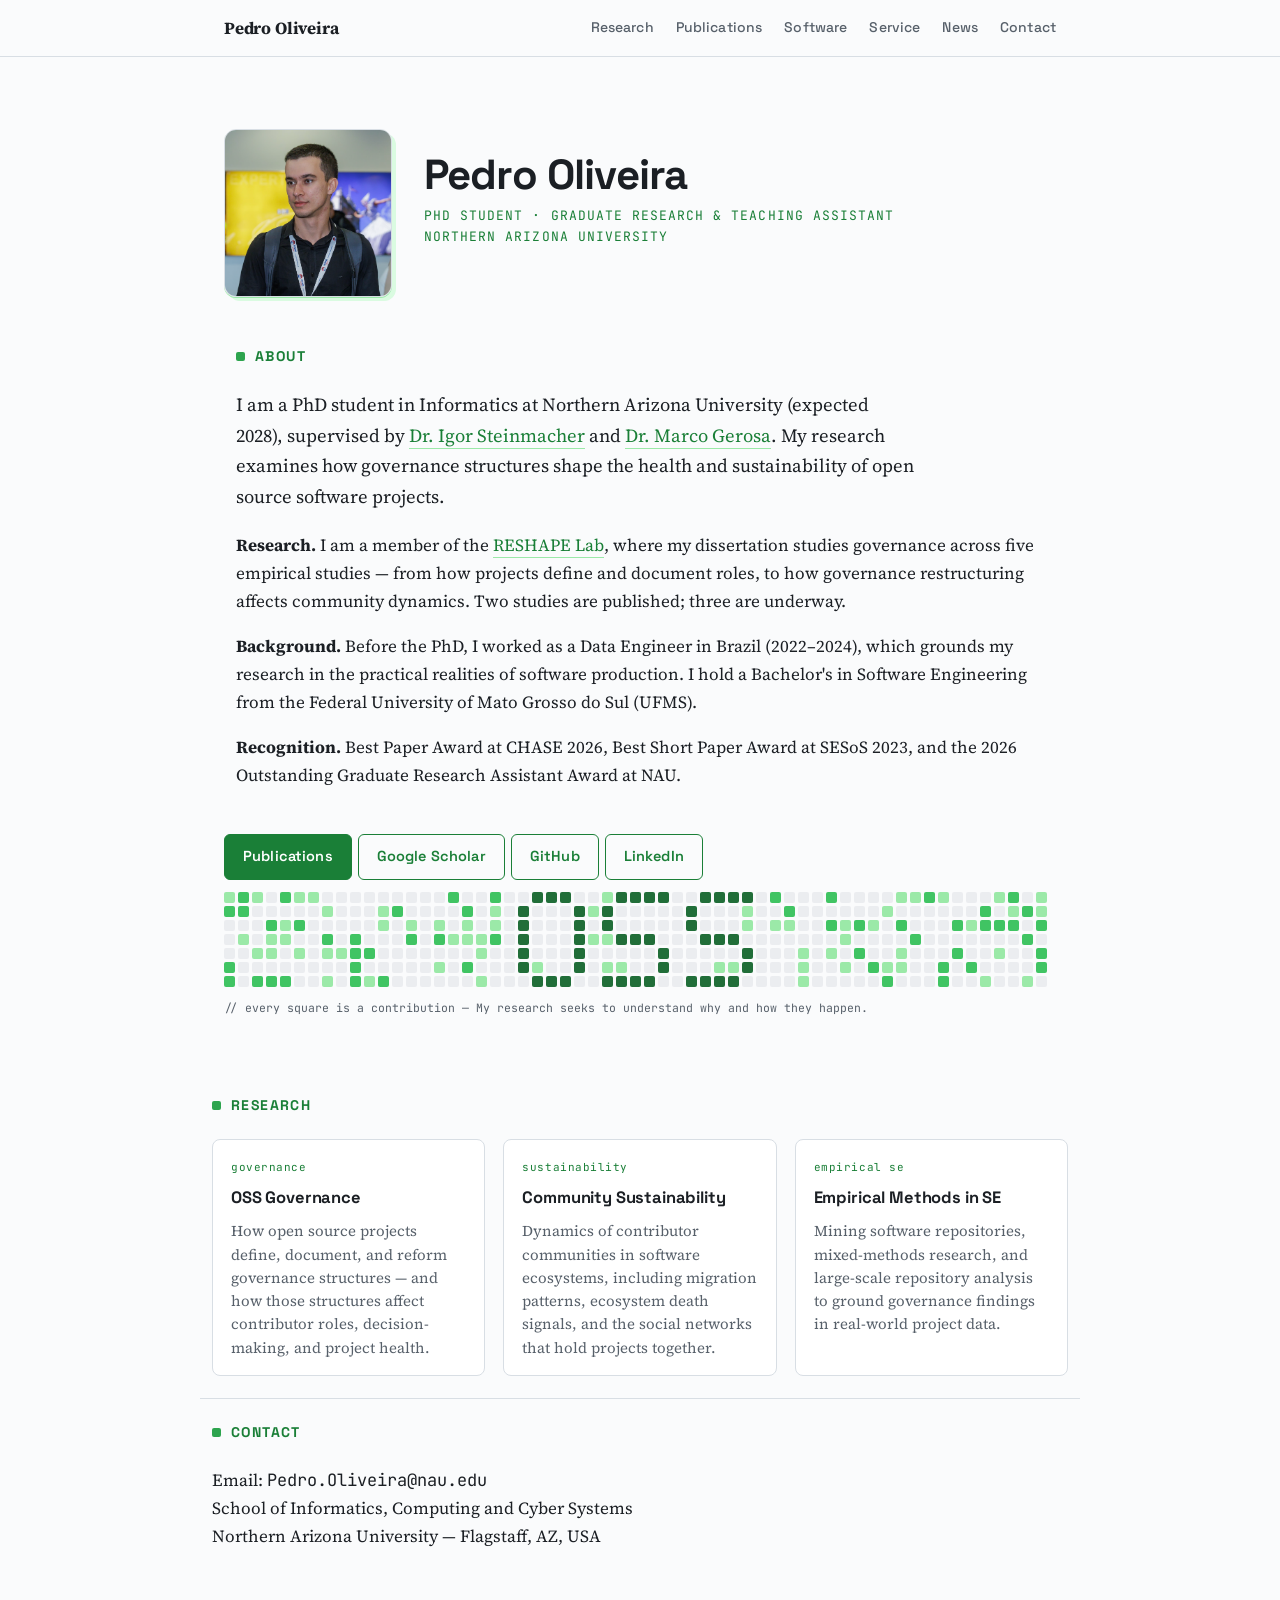
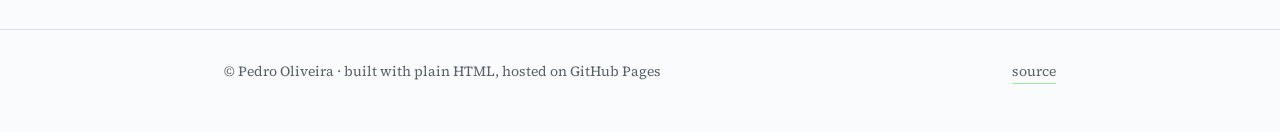
<file: index.html>
<!DOCTYPE html>
<html lang="en">
<head>
<meta charset="utf-8">
<meta name="viewport" content="width=device-width, initial-scale=1">
<title>Pedro Oliveira — Open Source Sustainability Research</title>
<meta name="description" content="Pedro Oliveira is a PhD student at Northern Arizona University researching open source software governance, community sustainability, and software ecosystems.">
<link rel="preconnect" href="https://fonts.googleapis.com">
<link rel="preconnect" href="https://fonts.gstatic.com" crossorigin>
<link href="https://fonts.googleapis.com/css2?family=Space+Grotesk:wght@500;700&family=Source+Serif+4:ital,wght@0,400;0,600;1,400&family=JetBrains+Mono:wght@400;600&display=swap" rel="stylesheet">
<link rel="stylesheet" href="style.css">
</head>
<body>

  <header class="site">
    <div class="row">
      <a class="brand" href="index.html">Pedro Oliveira</a>
      <nav>
        <a href="index.html#research">Research</a>
        <a href="publications.html">Publications</a>
        <a href="software.html">Software</a>
        <a href="service.html">Service</a>
        <a href="hobbies.html">News</a>
        <a href="index.html#contact">Contact</a>
      </nav>
    </div>
  </header>

<main>
  <div class="hero">
    <div class="hero-top">
      <img class="hero-photo" src="pedroOliveira.jpg" alt="Pedro Oliveira">
      <div class="hero-id">
        <h1 class="name">Pedro Oliveira</h1>
        <p class="role">PhD Student · Graduate Research &amp; Teaching Assistant<br>
        Northern Arizona University</p>
      </div>
    </div>

    <section id="about">
      <h2>About</h2>
      <p class="lead">
        I am a PhD student in Informatics at Northern Arizona University (expected 2028),
        supervised by <a href="https://igorsteinmacher.github.io" target="_blank" rel="noopener">Dr. Igor Steinmacher</a>
        and <a href="https://www.ime.usp.br/~gerosa/" target="_blank" rel="noopener">Dr. Marco Gerosa</a>.
        My research examines how governance structures shape the health and sustainability of open source software projects.
      </p>
      <p>
        <strong>Research.</strong> I am a member of the <a href="https://reshapelab.site" target="_blank" rel="noopener">RESHAPE Lab</a>,
        where my dissertation studies governance across five empirical studies — from how projects define and document roles,
        to how governance restructuring affects community dynamics. Two studies are published; three are underway.
      </p>
      <p>
        <strong>Background.</strong> Before the PhD, I worked as a Data Engineer in Brazil (2022–2024),
        which grounds my research in the practical realities of software production.
        I hold a Bachelor's in Software Engineering from the Federal University of Mato Grosso do Sul (UFMS).
      </p>
      <p>
        <strong>Recognition.</strong> Best Paper Award at CHASE 2026, Best Short Paper Award at SESoS 2023,
        and the 2026 Outstanding Graduate Research Assistant Award at NAU.
      </p>
    </section>

    <div class="btn-row">
      <a class="btn solid" href="publications.html">Publications</a>
      <a class="btn" href="https://scholar.google.com/citations?user=0yc1XC8AAAAJ&hl">Google Scholar</a>
      <a class="btn" href="https://github.com/pedrorodriguesarantes">GitHub</a>
      <a class="btn" href="https://www.linkedin.com/in/pedro-oliveira-3698141a3/">LinkedIn</a>
    </div>
    <div class="contrib" id="contrib" aria-hidden="true"></div>
    <p class="contrib-caption">// every square is a contribution — My research seeks to understand why and how they happen.</p>
  </div>

  <section id="research">
    <h2>Research</h2>
    <div class="themes">
      <div class="theme">
        <span class="tag">governance</span>
        <h3>OSS Governance</h3>
        <p>How open source projects define, document, and reform governance structures —
        and how those structures affect contributor roles, decision-making, and project health.</p>
      </div>
      <div class="theme">
        <span class="tag">sustainability</span>
        <h3>Community Sustainability</h3>
        <p>Dynamics of contributor communities in software ecosystems, including
        migration patterns, ecosystem death signals, and the social networks that hold projects together.</p>
      </div>
      <div class="theme">
        <span class="tag">empirical se</span>
        <h3>Empirical Methods in SE</h3>
        <p>Mining software repositories, mixed-methods research, and large-scale
        repository analysis to ground governance findings in real-world project data.</p>
      </div>
    </div>
  </section>

  <section id="contact">
    <h2>Contact</h2>
    <p>
      Email: <span class="mono">Pedro.Oliveira@nau.edu</span><br>
      School of Informatics, Computing and Cyber Systems<br>
      Northern Arizona University — Flagstaff, AZ, USA
    </p>
  </section>
</main>

<footer>
  <div class="row">
    <span>© Pedro Oliveira · built with plain HTML, hosted on GitHub Pages</span>
    <a href="https://github.com/pedrorodriguesarantes/pedroarantes.github.io" target="_blank" rel="noopener">source</a>
  </div>
</footer>

<script>
// Signature element: deterministic contribution-graph strip.
// Hidden message: the brightest cells spell "OSS" in a 5x7 pixel font, sitting in
// the middle of the strip. On each side, background "contributions" ramp from
// sparse/quiet up toward the message and back down — so it reads like a real
// commit history with a burst of activity in the center, not a banner.
// Deterministic — identical on every visit.
(function () {
  const grid = document.getElementById('contrib');
  if (!grid) return;

  // 5x7 glyphs (rows top->bottom, each string is 5 cols). 1 = lit.
  const FONT = {
    O: ["01110","10001","10001","10001","10001","10001","01110"],
    S: ["01111","10000","10000","01110","00001","00001","11110"],
  };
  const MSG = "OSS";

  // message columns: 5 per letter + 1-col gap between letters
  const msgCols = [];
  MSG.split("").forEach((ch, i) => {
    const g = FONT[ch];
    for (let c = 0; c < 5; c++) msgCols.push(g.map(row => row[c] === "1"));
    if (i < MSG.length - 1) msgCols.push(new Array(7).fill(false));
  });

  let seed = 20150612; // PhD year + a date — deterministic seed
  const rand = () => (seed = (seed * 1103515245 + 12345) % 2147483648) / 2147483648;

  const gap = 3;
  const cw = grid.clientWidth || 880;
  const minCols = msgCols.length + 8;
  let cell = 11;
  let avail = Math.floor((cw + gap) / (cell + gap));
  if (avail < minCols) {
    cell = Math.max(5, Math.floor((cw + gap) / minCols) - gap);
    avail = Math.floor((cw + gap) / (cell + gap));
    grid.style.gridTemplateRows = `repeat(7, ${cell}px)`;
    grid.style.gridAutoColumns = `${cell}px`;
  }
  const start = Math.floor((avail - msgCols.length) / 2); // message start column
  const end = start + msgCols.length;                     // message end column
  const half = avail / 2;

  for (let w = 0; w < avail; w++) {
    const inMsg = w >= start && w < end;
    const letterCol = inMsg ? msgCols[w - start] : null;
    // background intensity ramps toward the center (where the message sits)
    const proximity = 1 - Math.abs(w - half) / half; // 0 at edges, 1 at center
    for (let d = 0; d < 7; d++) {
      const cell = document.createElement('span');
      if (letterCol && letterCol[d]) {
        cell.className = 'l4';            // message pixel — brightest
      } else {
        // denser & slightly brighter near the center, sparse & dim at the edges
        const r = rand();
        const t = 0.55 + proximity * 0.32; // threshold rises toward center
        if (r > t + 0.18) cell.className = 'l2';
        else if (r > t) cell.className = 'l1';
        // else empty (level 0)
      }
      cell.style.animationDelay = (w * 18) + 'ms';
      grid.appendChild(cell);
    }
  }
})();
</script>
</body>
</html>
</file>
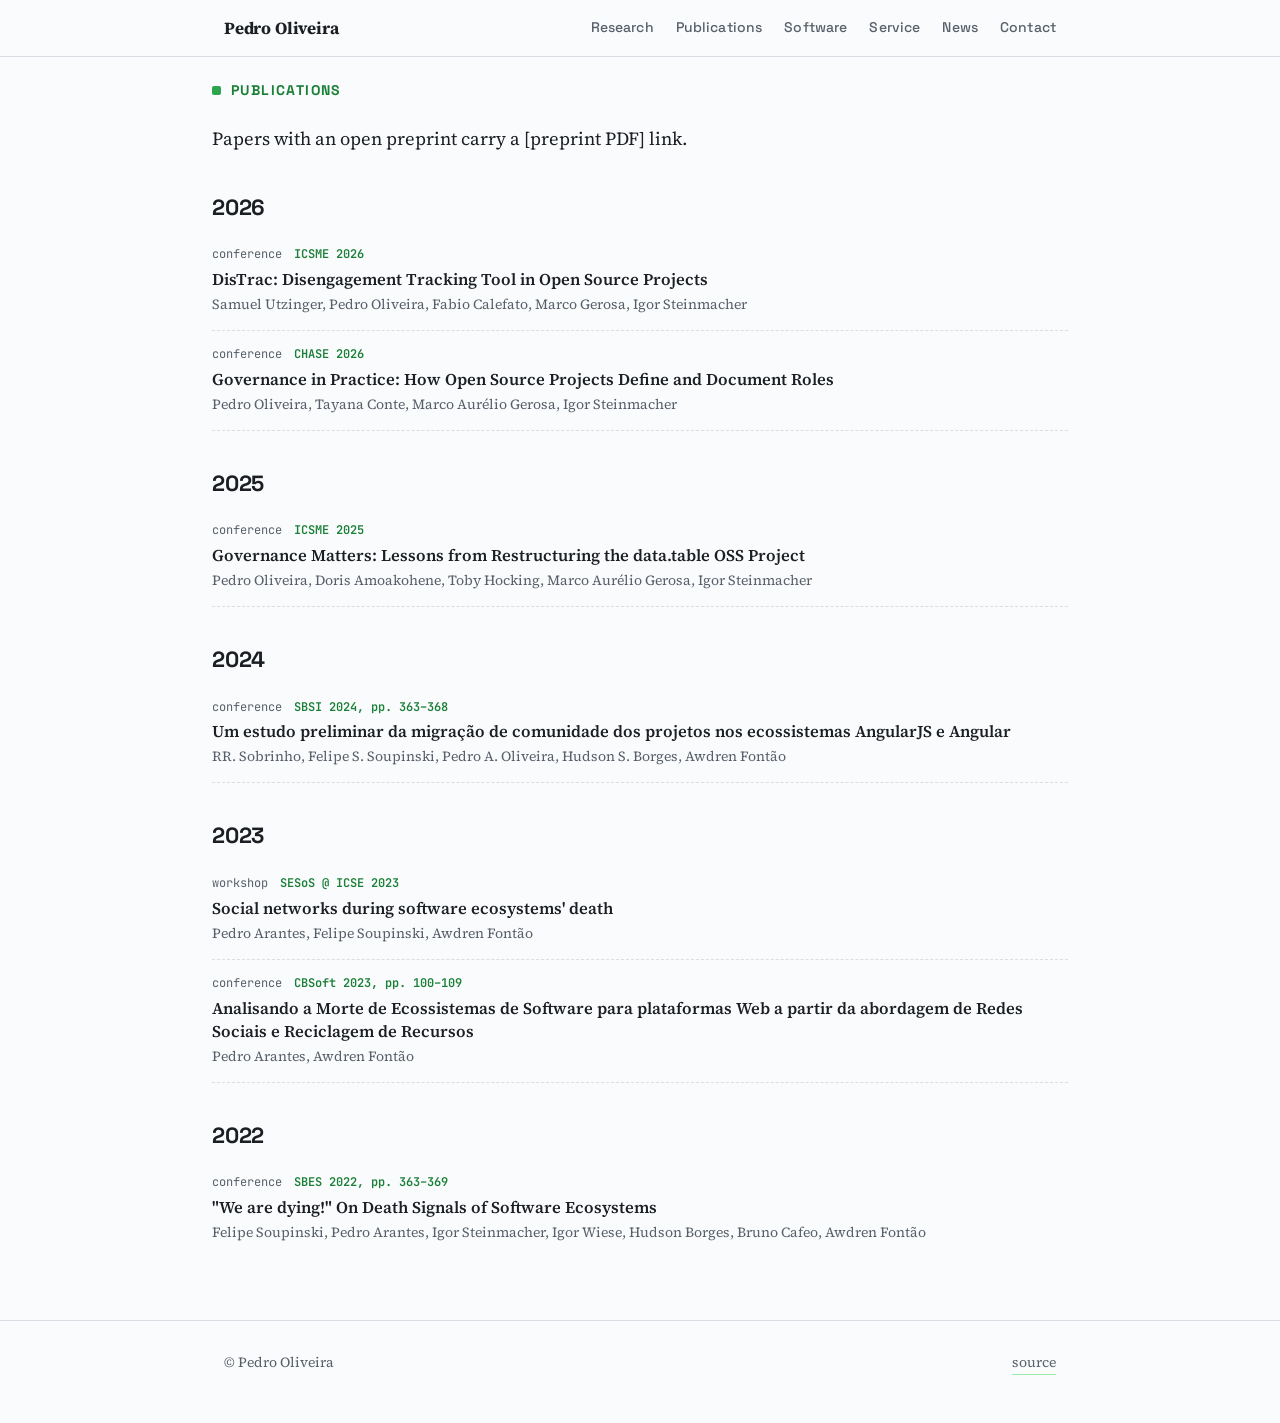
<file: publications.html>
<!DOCTYPE html>
<html lang="en">
<head>
<meta charset="utf-8">
<meta name="viewport" content="width=device-width, initial-scale=1">
<title>Publications — Pedro Oliveira</title>
<link rel="preconnect" href="https://fonts.googleapis.com">
<link rel="preconnect" href="https://fonts.gstatic.com" crossorigin>
<link href="https://fonts.googleapis.com/css2?family=Space+Grotesk:wght@500;700&family=Source+Serif+4:ital,wght@0,400;0,600;1,400&family=JetBrains+Mono:wght@400;600&display=swap" rel="stylesheet">
<link rel="stylesheet" href="style.css">
</head>
<body>
  <header class="site">
    <div class="row">
      <a class="brand" href="index.html">Pedro Oliveira</a>
      <nav>
        <a href="index.html#research">Research</a>
        <a href="publications.html">Publications</a>
        <a href="software.html">Software</a>
        <a href="service.html">Service</a>
        <a href="hobbies.html">News</a>
        <a href="index.html#contact">Contact</a>
      </nav>
    </div>
  </header>
<main>
<section>
<h2>Publications</h2>
<p class="lead">Papers with an open preprint carry a [preprint PDF] link.</p>

<h3 class="year-h">2026</h3>
<div class="pub">
  <div class="meta"><span>conference</span><span class="venue">ICSME 2026</span></div>
  <div class="title">DisTrac: Disengagement Tracking Tool in Open Source Projects</div>
  <div class="authors">Samuel Utzinger, Pedro Oliveira, Fabio Calefato, Marco Gerosa, Igor Steinmacher</div>
</div>

<div class="pub">
  <div class="meta"><span>conference</span><span class="venue">CHASE 2026</span></div>
  <div class="title">Governance in Practice: How Open Source Projects Define and Document Roles</div>
  <div class="authors">Pedro Oliveira, Tayana Conte, Marco Aurélio Gerosa, Igor Steinmacher</div>
</div>

<h3 class="year-h">2025</h3>
<div class="pub">
  <div class="meta"><span>conference</span><span class="venue">ICSME 2025</span></div>
  <div class="title">Governance Matters: Lessons from Restructuring the data.table OSS Project</div>
  <div class="authors">Pedro Oliveira, Doris Amoakohene, Toby Hocking, Marco Aurélio Gerosa, Igor Steinmacher</div>
</div>

<h3 class="year-h">2024</h3>
<div class="pub">
  <div class="meta"><span>conference</span><span class="venue">SBSI 2024, pp. 363–368</span></div>
  <div class="title">Um estudo preliminar da migração de comunidade dos projetos nos ecossistemas AngularJS e Angular</div>
  <div class="authors">RR. Sobrinho, Felipe S. Soupinski, Pedro A. Oliveira, Hudson S. Borges, Awdren Fontão</div>
</div>

<h3 class="year-h">2023</h3>
<div class="pub">
  <div class="meta"><span>workshop</span><span class="venue">SESoS @ ICSE 2023</span></div>
  <div class="title">Social networks during software ecosystems' death</div>
  <div class="authors">Pedro Arantes, Felipe Soupinski, Awdren Fontão</div>
</div>
<div class="pub">
  <div class="meta"><span>conference</span><span class="venue">CBSoft 2023, pp. 100–109</span></div>
  <div class="title">Analisando a Morte de Ecossistemas de Software para plataformas Web a partir da abordagem de Redes Sociais e Reciclagem de Recursos</div>
  <div class="authors">Pedro Arantes, Awdren Fontão</div>
</div>

<h3 class="year-h">2022</h3>
<div class="pub">
  <div class="meta"><span>conference</span><span class="venue">SBES 2022, pp. 363–369</span></div>
  <div class="title">"We are dying!" On Death Signals of Software Ecosystems</div>
  <div class="authors">Felipe Soupinski, Pedro Arantes, Igor Steinmacher, Igor Wiese, Hudson Borges, Bruno Cafeo, Awdren Fontão</div>
</div>

</section>
</main>
<footer>
  <div class="row">
    <span>© Pedro Oliveira</span>
    <a href="https://github.com/pedrorodriguesarantes/pedroarantes.github.io" target="_blank" rel="noopener">source</a>
  </div>
</footer>
</body>
</html>
</file>
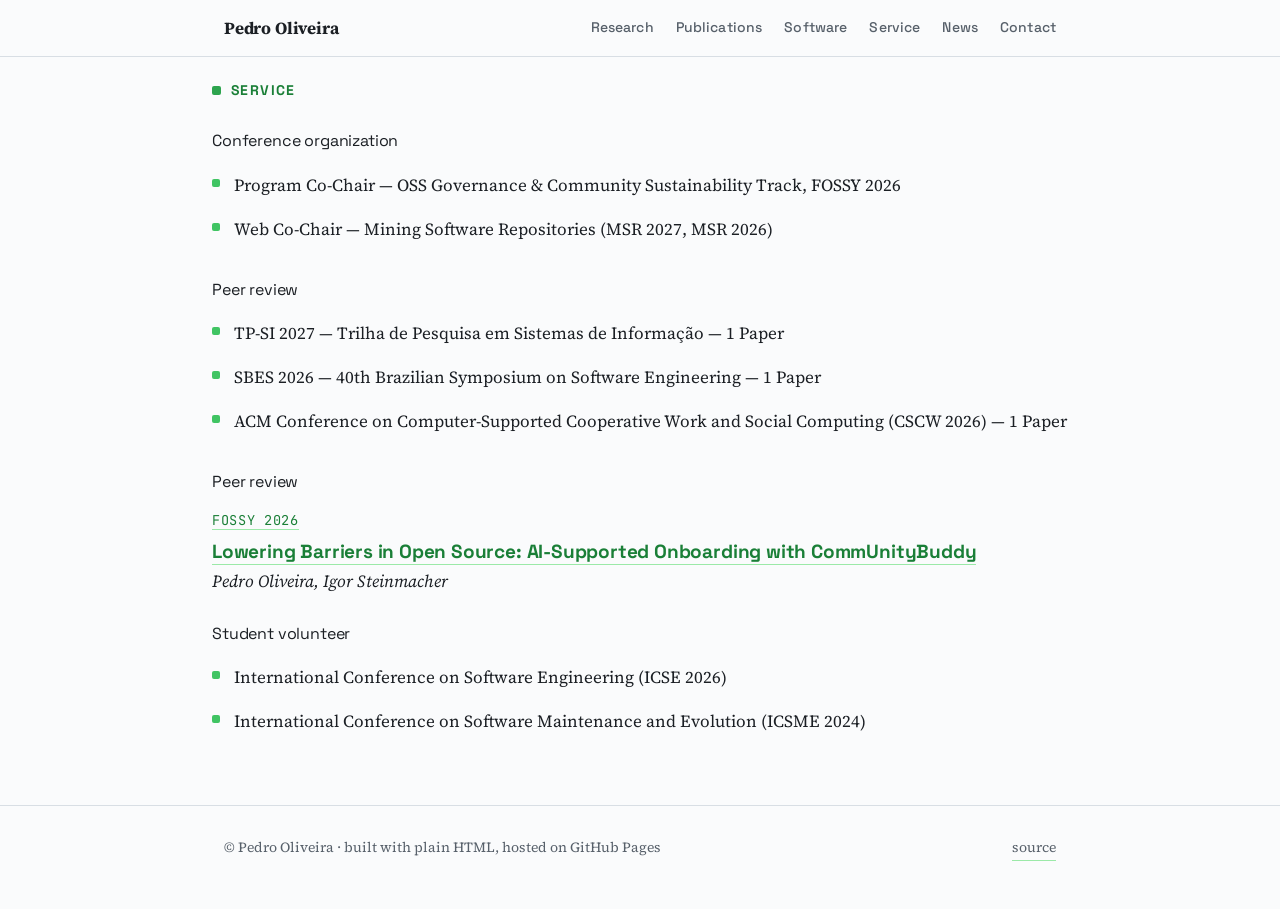
<file: service.html>
<!DOCTYPE html>
<html lang="en">
<head>
<meta charset="utf-8">
<meta name="viewport" content="width=device-width, initial-scale=1">
<title>Service — Pedro Oliveira</title>
<meta name="description" content="Academic service by Pedro Oliveira: conference organization, student volunteering, and peer review.">
<link rel="preconnect" href="https://fonts.googleapis.com">
<link rel="preconnect" href="https://fonts.gstatic.com" crossorigin>
<link href="https://fonts.googleapis.com/css2?family=Space+Grotesk:wght@500;700&family=Source+Serif+4:ital,wght@0,400;0,600;1,400&family=JetBrains+Mono:wght@400;600&display=swap" rel="stylesheet">
<link rel="stylesheet" href="style.css">
</head>
<body>

  <header class="site">
    <div class="row">
      <a class="brand" href="index.html">Pedro Oliveira</a>
      <nav>
        <a href="index.html#research">Research</a>
        <a href="publications.html">Publications</a>
        <a href="software.html">Software</a>
        <a href="service.html">Service</a>
        <a href="hobbies.html">News</a>
        <a href="index.html#contact">Contact</a>
      </nav>
    </div>
  </header>

<main>
  <section id="service">
    <h2>Service</h2>

    <p class="sub-h">Conference organization</p>
    <ul class="clean">
      <li>Program Co-Chair — OSS Governance &amp; Community Sustainability Track, FOSSY 2026</li>
      <li>Web Co-Chair — Mining Software Repositories (MSR 2027, MSR 2026)</li>
    </ul>

    <p class="sub-h">Peer review</p>
    <ul class="clean">
        <li>TP-SI 2027 — Trilha de Pesquisa em Sistemas de Informação — 1 Paper</li>
        <li>SBES 2026 — 40th Brazilian Symposium on Software Engineering — 1 Paper</li>
        <li>ACM Conference on Computer-Supported Cooperative Work and Social Computing (CSCW 2026) — 1 Paper</li>
    </ul>

   <p class="sub-h">Peer review</p>
    <div class="talk">
      <p class="talk-venue"><a href="https://2026.fossy.ca" target="_blank" rel="noopener">FOSSY 2026</a></p>
      <h3 class="talk-title"><a href="https://2026.fossy.ca/schedule/presentation/452/" target="_blank" rel="noopener">Lowering Barriers in Open Source: AI-Supported Onboarding with CommUnityBuddy</a></h3>
      <p class="talk-authors">Pedro Oliveira, Igor Steinmacher</p>
    </div>

    <p class="sub-h">Student volunteer</p>
    <ul class="clean">
      <li>International Conference on Software Engineering (ICSE 2026)</li>
      <li>International Conference on Software Maintenance and Evolution (ICSME 2024)</li>
    </ul>
  </section>
</main>

<footer>
  <div class="row">
    <span>© Pedro Oliveira · built with plain HTML, hosted on GitHub Pages</span>
    <a href="https://github.com/pedrorodriguesarantes/pedroarantes.github.io" target="_blank" rel="noopener">source</a>
  </div>
</footer>

</body>
</html>
</file>
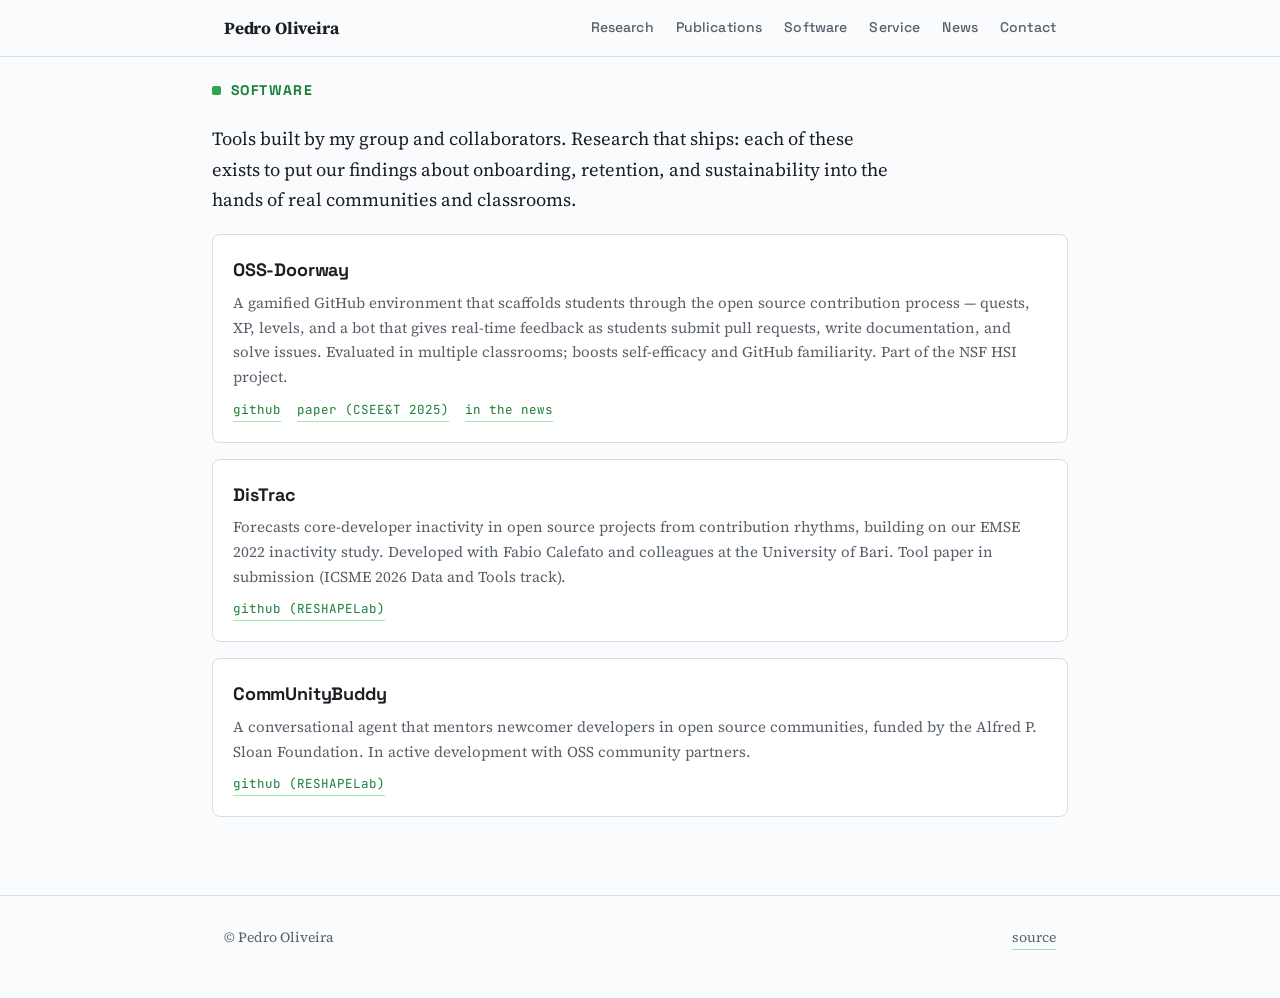
<file: software.html>
<!DOCTYPE html>
<html lang="en">
<head>
<meta charset="utf-8">
<meta name="viewport" content="width=device-width, initial-scale=1">
<title>Software — Pedro Oliveira</title>
<link rel="preconnect" href="https://fonts.googleapis.com">
<link rel="preconnect" href="https://fonts.gstatic.com" crossorigin>
<link href="https://fonts.googleapis.com/css2?family=Space+Grotesk:wght@500;700&family=Source+Serif+4:ital,wght@0,400;0,600;1,400&family=JetBrains+Mono:wght@400;600&display=swap" rel="stylesheet">
<link rel="stylesheet" href="style.css">
</head>
<body>
  <header class="site">
    <div class="row">
      <a class="brand" href="index.html">Pedro Oliveira</a>
      <nav>
        <a href="index.html#research">Research</a>
        <a href="publications.html">Publications</a>
        <a href="software.html">Software</a>
        <a href="service.html">Service</a>
        <a href="hobbies.html">News</a>
        <a href="index.html#contact">Contact</a>
      </nav>
    </div>
  </header>
<main>
<section>
<h2>Software</h2>
<p class="lead">Tools built by my group and collaborators. Research that ships:
each of these exists to put our findings about onboarding, retention, and
sustainability into the hands of real communities and classrooms.</p>

<div class="sw">
  <h3>OSS-Doorway</h3>
  <p>A gamified GitHub environment that scaffolds students through the open source
  contribution process — quests, XP, levels, and a bot that gives real-time feedback
  as students submit pull requests, write documentation, and solve issues. Evaluated
  in multiple classrooms; boosts self-efficacy and GitHub familiarity. Part of the
  NSF HSI project.</p>
  <div class="links">
    <a href="https://github.com/caiton1/OSS-Doorway" target="_blank" rel="noopener">github</a>
    <a href="https://arxiv.org/abs/2502.07986" target="_blank" rel="noopener">paper (CSEE&amp;T 2025)</a>
    <a href="https://news.nau.edu/oss-doorway" target="_blank" rel="noopener">in the news</a>
  </div>
</div>

<div class="sw">
  <h3>DisTrac</h3>
  <p>Forecasts core-developer inactivity in open source projects from contribution
  rhythms, building on our EMSE 2022 inactivity study. Developed with Fabio Calefato
  and colleagues at the University of Bari. Tool paper in submission (ICSME 2026
  Data and Tools track).</p>
  <div class="links">
    <a href="https://github.com/RESHAPELab" target="_blank" rel="noopener">github (RESHAPELab)</a>
  </div>
</div>

<div class="sw">
  <h3>CommUnityBuddy</h3>
  <p>A conversational agent that mentors newcomer developers in open source
  communities, funded by the Alfred P. Sloan Foundation. In active development
  with OSS community partners.</p>
  <div class="links">
    <a href="https://github.com/RESHAPELab" target="_blank" rel="noopener">github (RESHAPELab)</a>
  </div>
</div>

</section>
</main>
<footer>
  <div class="row">
    <span>© Pedro Oliveira</span>
    <a href="https://github.com/pedrorodriguesarantes/pedroarantes.github.io" target="_blank" rel="noopener">source</a>
  </div>
</footer>
</body>
</html>
</file>
<file: style.css>
/* ==========================================================================
   igor.pro.br — stylesheet
   Design notes: palette is a deliberate nod to the GitHub contribution
   graph (the data Igor's research mines): paper white, ink, commit green.
   Type: Space Grotesk (display) / Source Serif 4 (body) / JetBrains Mono
   (metadata: years, venues, labels).
   ========================================================================== */

:root {
  --paper: #fafbfc;
  --ink: #1b1f24;
  --slate: #57606a;
  --line: #d8dee4;
  --green: #2da44e;
  --green-deep: #1a7f37;
  --green-soft: #dafbe1;
  --green-cell-0: #ebedf0;
  --green-cell-1: #9be9a8;
  --green-cell-2: #40c463;
  --green-cell-3: #30a14e;
  --green-cell-4: #216e39;
  --max: 880px;
}

* { box-sizing: border-box; }

html { scroll-behavior: smooth; }
@media (prefers-reduced-motion: reduce) {
  html { scroll-behavior: auto; }
  *, *::before, *::after { animation: none !important; transition: none !important; }
}

body {
  margin: 0;
  background: var(--paper);
  color: var(--ink);
  font-family: "Source Serif 4", Georgia, serif;
  font-size: 17px;
  line-height: 1.65;
}

h1, h2, h3, nav, .btn { font-family: "Space Grotesk", "Helvetica Neue", sans-serif; }
.mono { font-family: "JetBrains Mono", ui-monospace, monospace; }

a { color: var(--green-deep); text-decoration: none; border-bottom: 1px solid var(--green-cell-1); }
a:hover { border-bottom-color: var(--green-deep); }
a:focus-visible { outline: 2px solid var(--green); outline-offset: 2px; }

/* ---- nav ---- */
header.site {
  position: sticky; top: 0; z-index: 10;
  background: rgba(250,251,252,.92);
  backdrop-filter: blur(6px);
  border-bottom: 1px solid var(--line);
}
header.site .row {
  max-width: var(--max); margin: 0 auto; padding: 14px 24px;
  display: flex; align-items: center; justify-content: space-between; gap: 16px;
}
header.site .brand {
  font-weight: 700; font-size: 17px; letter-spacing: -.01em;
  color: var(--ink); border: 0;
}
header.site nav { display: flex; gap: 22px; flex-wrap: wrap; }
header.site nav a {
  font-size: 14px; font-weight: 500; color: var(--slate);
  border: 0; letter-spacing: .01em;
}
header.site nav a:hover { color: var(--green-deep); }

/* ---- hero ---- */
.hero { max-width: var(--max); margin: 0 auto; padding: 72px 24px 48px; }
.hero h1 {
  font-size: clamp(34px, 6vw, 52px);
  line-height: 1.05; letter-spacing: -.025em; margin: 0 0 14px;
}
.hero .role {
  font-family: "JetBrains Mono", monospace;
  font-size: 13px; color: var(--green-deep);
  text-transform: uppercase; letter-spacing: .08em;
  margin: 0 0 26px;
}
.hero .thesis {
  font-size: clamp(19px, 2.6vw, 23px);
  line-height: 1.5; max-width: 640px; margin: 0 0 30px;
  color: var(--ink);
}
.hero .thesis em { font-style: normal; background: var(--green-soft); padding: 0 4px; }

/* signature element: contribution-graph strip */
.contrib {
  display: grid;
  grid-template-rows: repeat(7, 11px);
  grid-auto-flow: column;
  grid-auto-columns: 11px;
  gap: 3px;
  margin: 12px 0 12px;
  overflow: hidden;
}
.contrib span {
  width: 11px; height: 11px; border-radius: 2px;
   background: var(--green-cell-0);
  opacity: 0; animation: cell-in .4s ease forwards;
}
.contrib span.l1 { background: var(--green-cell-1); }
.contrib span.l2 { background: var(--green-cell-2); }
.contrib span.l3 { background: var(--green-cell-3); }
.contrib span.l4 { background: var(--green-cell-4); }
@keyframes cell-in { to { opacity: 1; } }

.contrib-caption {
  font-family: "JetBrains Mono", monospace;
  font-size: 11.5px; color: var(--slate); margin: 12px 0 6px;
}

/* ---- sections ---- */
section { max-width: var(--max); margin: 0 auto; padding: 22px 12px; }
section + section { border-top: 1px solid var(--line); }
h2 {
  font-size: 14px; text-transform: uppercase; letter-spacing: .1em;
  color: var(--green-deep); margin: 0 0 22px;
  display: flex; align-items: center; gap: 10px;
}
h2::before {
  content: ""; width: 9px; height: 9px; border-radius: 2px;
  background: var(--green); flex: none;
}
h3 { font-size: 19px; margin: 26px 0 8px; letter-spacing: -.01em; }

.lead { font-size: 18.5px; max-width: 680px; }

/* research themes */
.themes { display: grid; grid-template-columns: repeat(auto-fit, minmax(240px, 1fr)); gap: 18px; margin-top: 8px; }
.theme {
  border: 1px solid var(--line); border-radius: 8px;
  padding: 18px 18px 16px; background: #fff;
}
.theme h3 { margin: 0 0 8px; font-size: 16.5px; }
.theme p { margin: 0; font-size: 15px; color: var(--slate); line-height: 1.55; }
.theme .tag {
  font-family: "JetBrains Mono", monospace; font-size: 11px;
  color: var(--green-deep); display: block; margin-bottom: 8px;
  letter-spacing: .05em;
}

/* publications */
.pub { padding: 14px 0; border-bottom: 1px dashed var(--line); }
.pub:last-child { border-bottom: 0; }
.pub .meta {
  font-family: "JetBrains Mono", monospace; font-size: 12px;
  color: var(--slate); display: flex; gap: 12px; flex-wrap: wrap; margin-bottom: 3px;
}
.pub .meta .venue { color: var(--green-deep); font-weight: 600; }
.pub .meta .award { color: #9a6700; }
.pub .title { font-size: 16.5px; font-weight: 600; line-height: 1.4; }
.pub .authors { font-size: 14px; color: var(--slate); margin-top: 2px; }
.year-h {
  font-family: "Space Grotesk", sans-serif; font-size: 22px;
  margin: 34px 0 6px; letter-spacing: -.01em;
}

/* lists */
ul.clean { list-style: none; padding: 0; margin: 0; }
ul.clean li { padding: 8px 0 8px 22px; position: relative; }
ul.clean li::before {
  content: ""; position: absolute; left: 0; top: 16px;
  width: 8px; height: 8px; border-radius: 2px; background: var(--green-cell-2);
}

/* buttons */
.btn {
  display: inline-block; padding: 10px 18px; border-radius: 6px;
  border: 1px solid var(--green-deep); color: var(--green-deep);
  font-weight: 600; font-size: 14.5px; letter-spacing: .01em;
}
.btn:hover { background: var(--green-soft); }
.btn.solid { background: var(--green-deep); color: #fff; }
.btn.solid:hover { background: var(--green); }
.btn-row { display: flex; gap: 6px; flex-wrap: wrap; margin-top: 6px; }

/* footer */
footer {
  border-top: 1px solid var(--line);
  margin-top: 40px;
}
footer .row {
  max-width: var(--max); margin: 0 auto; padding: 30px 24px 48px;
  font-size: 14px; color: var(--slate);
  display: flex; justify-content: space-between; gap: 16px; flex-wrap: wrap;
}
footer a { color: var(--slate); }

@media (max-width: 600px) {
  .hero { padding-top: 48px; }
  header.site nav { gap: 14px; }
}

/* ---- hero with photo (personal page layout) ---- */
.hero-top {
  display: flex; align-items: center; gap: 32px; margin-bottom: 26px;
}
.hero-photo {
  width: 168px; height: 168px; border-radius: 12px; object-fit: cover;
  border: 1px solid var(--line); flex: none;
  box-shadow: 0 1px 0 var(--green-cell-1), 4px 4px 0 var(--green-soft);
}
.hero-id .name {
  font-family: "Space Grotesk", sans-serif;
  font-size: clamp(30px, 5vw, 42px); font-weight: 700;
  letter-spacing: -.02em; line-height: 1.05; margin: 0 0 8px;
}
.hero .thesis-label {
  font-family: "JetBrains Mono", monospace; font-size: 11.5px;
  color: var(--slate); letter-spacing: .06em; margin: 0 0 6px;
}
@media (max-width: 600px) {
  .hero-top { flex-direction: column; align-items: flex-start; gap: 18px; }
  .hero-photo { width: 132px; height: 132px; }
}

/* software cards */
.sw { border: 1px solid var(--line); border-radius: 8px; background: #fff;
  padding: 20px; margin-bottom: 16px; }
.sw h3 { margin: 0 0 6px; font-size: 18px; }
.sw .links { font-family: "JetBrains Mono", monospace; font-size: 12.5px;
  display: flex; gap: 16px; flex-wrap: wrap; margin-top: 10px; }
.sw p { margin: 4px 0 0; font-size: 15px; color: var(--slate); }
.sub-h { font-family: "Space Grotesk", sans-serif; font-size: 16px;
  margin: 26px 0 8px; letter-spacing: -.01em; }

/* preprint links in publication list */
.pub .title .preprint {
  font-family: "JetBrains Mono", monospace; font-size: 12px;
  color: var(--green-deep); border: 0; white-space: nowrap;
}
.pub .title .preprint:hover { text-decoration: underline; }

.talk-venue {
  font-family: 'JetBrains Mono', monospace;
  font-size: 0.85rem;
  text-transform: uppercase;
  letter-spacing: 0.05em;
  color: var(--accent, #888); /* match whatever accent you use for .tag */
  margin-bottom: 0.25rem;
}
.talk-title {
  margin-top: 0;
}
.talk-authors {
  font-style: italic;
  margin-top: -0.5rem;
  margin-bottom: 1rem;
}
</file>
